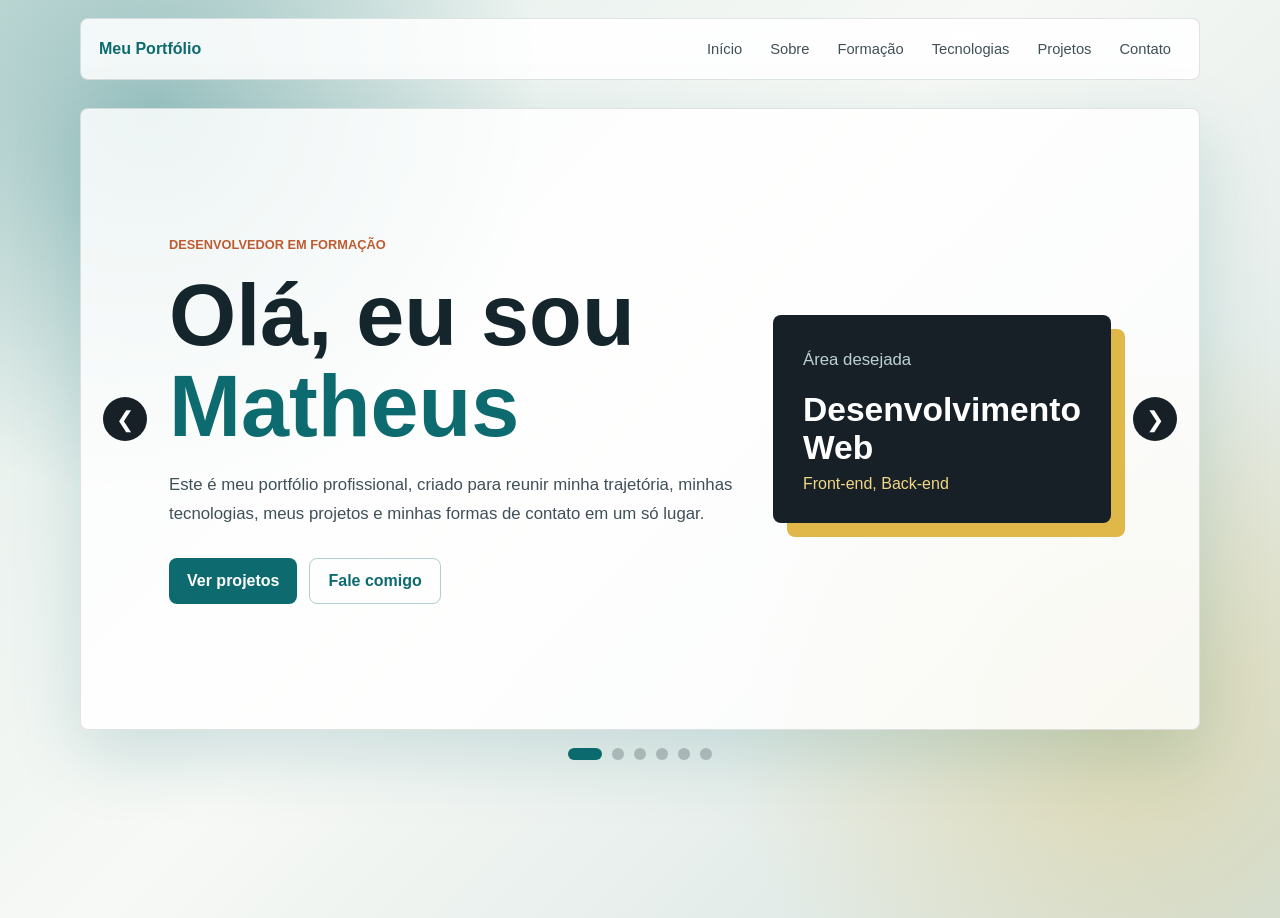
<file: index.html>
<!DOCTYPE html>
<html lang="pt-BR">
<head>
  <meta charset="UTF-8">
  <meta name="viewport" content="width=device-width, initial-scale=1.0">
  <title>Meu Portfólio</title>
  <link rel="stylesheet" href="style.css">
</head>
<body>
  <header class="topo">
    <a class="marca" href="index.html">Meu Portfólio</a>

    <nav class="menu" aria-label="Menu principal">
      <a href="#inicio">Início</a>
      <a href="#sobre">Sobre</a>
      <a href="#formacao">Formação</a>
      <a href="#tecnologias">Tecnologias</a>
      <a href="projetos.html">Projetos</a>
      <a href="#contato">Contato</a>
    </nav>
  </header>

  <main class="pagina">
    <section class="carrossel" aria-label="Apresentação em carrossel">
      <button class="botao-carrossel anterior" type="button" aria-label="Slide anterior">&#10094;</button>

      <div class="trilha">
        <article class="slide ativo" id="inicio">
          <div class="conteudo-slide">
            <p class="etiqueta">Desenvolvedor em formação</p>
            <h1>Olá, eu sou <span>Matheus</span></h1>
            <p>
              Este é meu portfólio profissional, criado para reunir minha trajetória,
              minhas tecnologias, meus projetos e minhas formas de contato em um só lugar.
            </p>

            <div class="acoes">
              <a class="botao principal" href="projetos.html">Ver projetos</a>
              <a class="botao secundario" href="#contato">Fale comigo</a>
            </div>
          </div>

          <div class="cartao-destaque">
            <p>Área desejada</p>
            <strong>Desenvolvimento Web</strong>
            <span>Front-end, Back-end</span>
          </div>
        </article>

        <article class="slide" id="sobre">
          <div class="conteudo-slide">
            <p class="etiqueta">Quem sou eu</p>
            <h2>Uma pessoa curiosa, dedicada e pronta para evoluir.</h2>
            <p>
              Sou apaixonado por tecnologia e venho desenvolvendo projetos para
              colocar minhas ideias em prática, melhorar minhas habilidades e criar
              soluções que façam sentido para pessoas e empresas.
            </p>
          </div>

          <div class="lista-info">
            <div>
              <strong>Perfil</strong>
              <span>Organizado, comunicativo e focado em aprender.</span>
            </div>
            <div>
              <strong>Objetivo</strong>
              <span>Criar soluções web úteis, organizadas e com boa experiência.</span>
            </div>
            <div>
              <strong>Diferencial</strong>
              <span>Vontade de crescer e melhorar a cada projeto.</span>
            </div>
          </div>
        </article>

        <article class="slide" id="formacao">
          <div class="conteudo-slide">
            <p class="etiqueta">Formação acadêmica</p>
            <h2>Cursos concluídos, certificações e formação em andamento.</h2>
            <p>
              Esta área reúne minhas formações concluídas, certificados e cursos em andamento que fazem
              parte da minha trajetória na tecnologia.
            </p>
          </div>

          <div class="lista-info">
            <div>
              <strong>Técnico em Informática para Web</strong>
              <span>IFF - Instituto Federal Fluminense.</span>
            </div>
            <div>
              <strong>Imersão Dev Agentes de IA Google</strong>
              <span>Alura, com certificado.</span>
            </div>
            <div>
              <strong>Programador Front End</strong>
              <span>SENAI, em andamento.</span>
            </div>
          </div>
        </article>

        <article class="slide" id="tecnologias">
          <div class="conteudo-slide">
            <p class="etiqueta">Tecnologias</p>
            <h2>Ferramentas que uso para transformar ideias em páginas.</h2>
            <p>
              Estas são algumas tecnologias que utilizo para desenvolver interfaces,
              organizar projetos e transformar ideias em aplicações web.
            </p>
          </div>

          <div class="grade-tecnologias">
            <span>HTML</span>
            <span>CSS</span>
            <span>JavaScript</span>
            <span>Angular</span>
            <span>TypeScript</span>
            <span>Git</span>
            <span>GitHub</span>
            <span>Responsividade</span>
          </div>
        </article>

        <article class="slide" id="projetos">
          <div class="conteudo-slide">
            <p class="etiqueta">Projetos</p>
            <h2>Projetos que mostram minha evolução na prática.</h2>
            <p>
              Separei uma página dedicada para apresentar melhor cada projeto,
              mostrando o objetivo, as tecnologias usadas e os links principais.
            </p>

            <div class="acoes">
              <a class="botao principal" href="projetos.html">Abrir página de projetos</a>
            </div>
          </div>

          <div class="mini-projetos">
            <div>
              <strong>AgroGestor</strong>
              <span>Aplicação Angular para gestão agrícola SaaS</span>
            </div>
            <div>
              <strong>RotaPlus</strong>
              <span>Aplicação Angular para viagens e hotelaria</span>
            </div>
            <div>
              <strong>Livraria Digital</strong>
              <span>E-commerce de livros com Angular e SSR</span>
            </div>
          </div>
        </article>

        <article class="slide" id="contato">
          <div class="conteudo-slide">
            <p class="etiqueta">Contato</p>
            <h2>Vamos conversar?</h2>
            <p>
              Se quiser conhecer melhor meu trabalho, conversar sobre tecnologia
              ou falar sobre algum projeto, meus contatos estão logo abaixo.
            </p>
          </div>

          <div class="contatos">
            <a href="https://github.com/MecFlinsTon" target="_blank" rel="noreferrer">GitHub</a>
            <a href="mailto:math.mulleer@gmail.com">math.mulleer@gmail.com</a>
            <a href="https://www.linkedin.com/in/matheus-cardoso-70a50042b" target="_blank" rel="noreferrer">LinkedIn</a>
          </div>
        </article>
      </div>

      <button class="botao-carrossel proximo" type="button" aria-label="Próximo slide">&#10095;</button>
    </section>

    <div class="indicadores" aria-label="Indicadores do carrossel">
      <button class="ativo" type="button" aria-label="Ir para o slide 1"></button>
      <button type="button" aria-label="Ir para o slide 2"></button>
      <button type="button" aria-label="Ir para o slide 3"></button>
      <button type="button" aria-label="Ir para o slide 4"></button>
      <button type="button" aria-label="Ir para o slide 5"></button>
      <button type="button" aria-label="Ir para o slide 6"></button>
    </div>
  </main>

  <script src="script.js"></script>
</body>
</html>
</file>
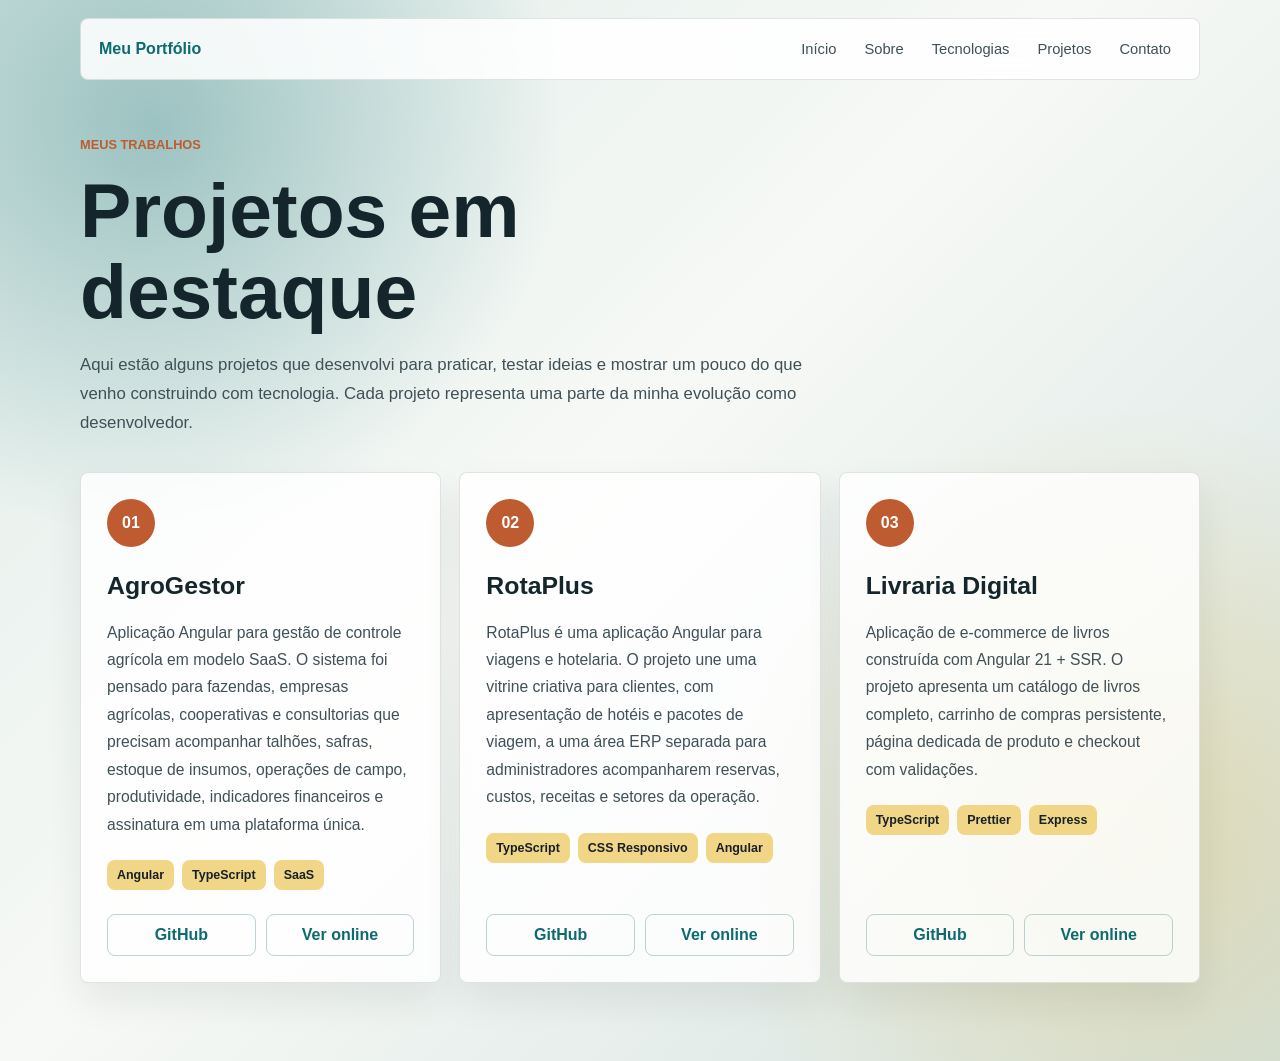
<file: projetos.html>
<!DOCTYPE html>
<html lang="pt-BR">
<head>
  <meta charset="UTF-8">
  <meta name="viewport" content="width=device-width, initial-scale=1.0">
  <title>Projetos | Meu Portfólio</title>
  <link rel="stylesheet" href="style.css">
</head>
<body>
  <header class="topo">
    <a class="marca" href="index.html">Meu Portfólio</a>

    <nav class="menu" aria-label="Menu principal">
      <a href="index.html">Início</a>
      <a href="index.html#sobre">Sobre</a>
      <a href="index.html#tecnologias">Tecnologias</a>
      <a href="projetos.html">Projetos</a>
      <a href="index.html#contato">Contato</a>
    </nav>
  </header>

  <main class="pagina projetos-pagina">
    <section class="cabecalho-projetos">
      <p class="etiqueta">Meus trabalhos</p>
      <h1>Projetos em destaque</h1>
      <p>
        Aqui estão alguns projetos que desenvolvi para praticar, testar ideias
        e mostrar um pouco do que venho construindo com tecnologia. Cada projeto
        representa uma parte da minha evolução como desenvolvedor.
      </p>
    </section>

    <section class="grade-projetos" aria-label="Lista de projetos">
      <article class="cartao-projeto">
        <span class="numero-projeto">01</span>
        <h2>AgroGestor</h2>
        <p>
          Aplicação Angular para gestão de controle agrícola em modelo SaaS.
          O sistema foi pensado para fazendas, empresas agrícolas, cooperativas
          e consultorias que precisam acompanhar talhões, safras, estoque de
          insumos, operações de campo, produtividade, indicadores financeiros
          e assinatura em uma plataforma única.
        </p>
        <div class="tags">
          <span>Angular</span>
          <span>TypeScript</span>
          <span>SaaS</span>
        </div>
        <div class="links-projeto">
          <a href="https://github.com/MecFlinsTon/AgroGestor" target="_blank" rel="noreferrer">GitHub</a>
          <a href="https://agrogeestor.netlify.app/dashboard" target="_blank" rel="noreferrer">Ver online</a>
        </div>
      </article>

      <article class="cartao-projeto">
        <span class="numero-projeto">02</span>
        <h2>RotaPlus</h2>
        <p>
          RotaPlus é uma aplicação Angular para viagens e hotelaria.
          O projeto une uma vitrine criativa para clientes, com apresentação de hotéis
          e pacotes de viagem, a uma área ERP separada para administradores acompanharem
          reservas, custos, receitas e setores da operação.
        </p>
        <div class="tags">
          <span>TypeScript</span>
          <span>CSS Responsivo</span>
          <span>Angular</span>
        </div>
        <div class="links-projeto">
          <a href="https://github.com/MecFlinsTon/RotaPlus" target="_blank" rel="noreferrer">GitHub</a>
          <a href="https://rotapluss.netlify.app" target="_blank" rel="noreferrer">Ver online</a>
        </div>
      </article>

      <article class="cartao-projeto">
        <span class="numero-projeto">03</span>
        <h2>Livraria Digital</h2>
        <p>
          Aplicação de e-commerce de livros construída com Angular 21 + SSR.
          O projeto apresenta um catálogo de livros completo, carrinho de compras
          persistente, página dedicada de produto e checkout com validações.
        </p>
        <div class="tags">
          <span>TypeScript</span>
          <span>Prettier</span>
          <span>Express</span>
        </div>
        <div class="links-projeto">
          <a href="https://github.com/MecFlinsTon/Livraria-Digital" target="_blank" rel="noreferrer">GitHub</a>
          <a href="https://livraria-digital.netlify.app" target="_blank" rel="noreferrer">Ver online</a>
        </div>
      </article>
    </section>
  </main>
</body>
</html>
</file>
<file: style.css>
* {
  box-sizing: border-box;
  margin: 0;
  padding: 0;
}

html {
  scroll-behavior: smooth;
}

body {
  min-height: 100vh;
  font-family: Arial, Helvetica, sans-serif;
  color: #172026;
  background:
    radial-gradient(circle at 12% 12%, rgba(13, 107, 111, 0.34), transparent 28%),
    radial-gradient(circle at 88% 78%, rgba(224, 184, 74, 0.32), transparent 30%),
    linear-gradient(135deg, #dfece8 0%, #f7f9f6 46%, #d4e2df 100%);
}

a {
  color: inherit;
  text-decoration: none;
}

.topo {
  width: min(1120px, calc(100% - 32px));
  margin: 18px auto 0;
  padding: 14px 18px;
  display: flex;
  align-items: center;
  justify-content: space-between;
  gap: 18px;
  border: 1px solid rgba(23, 32, 38, 0.12);
  border-radius: 8px;
  background: rgba(255, 255, 255, 0.86);
  backdrop-filter: blur(12px);
}

.marca {
  font-weight: 800;
  color: #0d6b6f;
}

.menu {
  display: flex;
  flex-wrap: wrap;
  justify-content: flex-end;
  gap: 8px;
}

.menu a {
  padding: 8px 10px;
  border-radius: 6px;
  font-size: 0.92rem;
  color: #405057;
}

.menu a:hover {
  color: #0d6b6f;
  background: rgba(13, 107, 111, 0.08);
}

.pagina {
  width: min(1120px, calc(100% - 32px));
  margin: 28px auto;
}

.carrossel {
  min-height: 620px;
  position: relative;
  display: flex;
  align-items: center;
  overflow: hidden;
  border: 1px solid rgba(23, 32, 38, 0.12);
  border-radius: 8px;
  background: rgba(255, 255, 255, 0.82);
  box-shadow: 0 24px 70px rgba(13, 107, 111, 0.18);
}

.trilha {
  width: 100%;
  height: 100%;
}

.slide {
  min-height: 620px;
  display: none;
  align-items: center;
  justify-content: space-between;
  gap: 40px;
  padding: 72px 88px;
}

.slide.ativo {
  display: flex;
  animation: aparecer 0.45s ease;
}

@keyframes aparecer {
  from {
    opacity: 0;
    transform: translateX(18px);
  }

  to {
    opacity: 1;
    transform: translateX(0);
  }
}

.conteudo-slide {
  max-width: 590px;
}

.etiqueta {
  margin-bottom: 14px;
  color: #be5b31;
  font-size: 0.8rem;
  font-weight: 800;
  letter-spacing: 0;
  text-transform: uppercase;
}

h1,
h2 {
  margin-bottom: 18px;
  color: #14252b;
  line-height: 1.05;
}

h1 {
  font-size: clamp(2.4rem, 8vw, 5.4rem);
}

h2 {
  font-size: clamp(2rem, 5vw, 4rem);
}

h1 span {
  color: #0d6b6f;
}

p {
  color: #405057;
  font-size: 1.05rem;
  line-height: 1.75;
}

.acoes {
  margin-top: 30px;
  display: flex;
  flex-wrap: wrap;
  gap: 12px;
}

.botao {
  min-height: 46px;
  padding: 13px 18px;
  display: inline-flex;
  align-items: center;
  justify-content: center;
  border-radius: 8px;
  font-weight: 700;
}

.botao.principal {
  color: #ffffff;
  background: #0d6b6f;
}

.botao.secundario {
  color: #0d6b6f;
  border: 1px solid rgba(13, 107, 111, 0.32);
}

.cartao-destaque,
.lista-info,
.grade-tecnologias,
.mini-projetos,
.contatos {
  width: min(390px, 100%);
}

.cartao-destaque {
  padding: 30px;
  border-radius: 8px;
  color: #ffffff;
  background: #172026;
  box-shadow: 14px 14px 0 #e0b84a;
}

.cartao-destaque p {
  color: #bcd0d4;
}

.cartao-destaque strong {
  display: block;
  margin: 16px 0 8px;
  font-size: 2.1rem;
}

.cartao-destaque span {
  color: #f1d687;
}

.lista-info,
.mini-projetos,
.contatos {
  display: grid;
  gap: 14px;
}

.lista-info div,
.mini-projetos div,
.contatos a {
  padding: 18px;
  border-radius: 8px;
  background: #ffffff;
  border: 1px solid rgba(23, 32, 38, 0.1);
}

.lista-info strong,
.mini-projetos strong {
  display: block;
  margin-bottom: 6px;
  color: #0d6b6f;
}

.lista-info span,
.mini-projetos span {
  color: #405057;
  line-height: 1.5;
}

.grade-tecnologias {
  display: grid;
  grid-template-columns: repeat(2, minmax(0, 1fr));
  gap: 12px;
}

.grade-tecnologias span,
.tags span {
  padding: 13px 14px;
  border-radius: 8px;
  font-weight: 800;
  text-align: center;
  color: #172026;
  background: #f1d687;
}

.contatos a {
  color: #0d6b6f;
  font-weight: 800;
}

.botao-carrossel {
  width: 44px;
  height: 44px;
  position: absolute;
  z-index: 2;
  top: 50%;
  border: 0;
  border-radius: 50%;
  color: #ffffff;
  font-size: 1.4rem;
  cursor: pointer;
  background: #172026;
  transform: translateY(-50%);
}

.botao-carrossel:hover {
  background: #0d6b6f;
}

.anterior {
  left: 22px;
}

.proximo {
  right: 22px;
}

.indicadores {
  margin-top: 18px;
  display: flex;
  justify-content: center;
  gap: 10px;
}

.indicadores button {
  width: 12px;
  height: 12px;
  border: 0;
  border-radius: 50%;
  cursor: pointer;
  background: rgba(23, 32, 38, 0.24);
}

.indicadores button.ativo {
  width: 34px;
  border-radius: 20px;
  background: #0d6b6f;
}

.projetos-pagina {
  padding-bottom: 50px;
}

.cabecalho-projetos {
  max-width: 760px;
  margin: 54px 0 34px;
}

.cabecalho-projetos h1 {
  font-size: clamp(2.4rem, 7vw, 4.8rem);
}

.grade-projetos {
  display: grid;
  grid-template-columns: repeat(3, minmax(0, 1fr));
  gap: 18px;
}

.cartao-projeto {
  min-height: 430px;
  padding: 26px;
  display: flex;
  flex-direction: column;
  border-radius: 8px;
  border: 1px solid rgba(23, 32, 38, 0.12);
  background: rgba(255, 255, 255, 0.82);
  box-shadow: 0 18px 36px rgba(23, 32, 38, 0.08);
}

.numero-projeto {
  width: 48px;
  height: 48px;
  margin-bottom: 24px;
  display: grid;
  place-items: center;
  border-radius: 50%;
  color: #ffffff;
  font-weight: 800;
  background: #be5b31;
}

.cartao-projeto h2 {
  font-size: 1.55rem;
  line-height: 1.2;
}

.cartao-projeto p {
  font-size: 0.98rem;
}

.tags {
  margin-top: 22px;
  display: flex;
  flex-wrap: wrap;
  gap: 8px;
}

.tags span {
  padding: 8px 10px;
  font-size: 0.78rem;
}

.links-projeto {
  margin-top: auto;
  padding-top: 24px;
  display: flex;
  gap: 10px;
}

.links-projeto a {
  flex: 1;
  padding: 11px 12px;
  border-radius: 8px;
  text-align: center;
  font-weight: 800;
  color: #0d6b6f;
  border: 1px solid rgba(13, 107, 111, 0.28);
}

.links-projeto a:hover {
  color: #ffffff;
  background: #0d6b6f;
}

@media (max-width: 860px) {
  .topo {
    align-items: flex-start;
    flex-direction: column;
  }

  .menu {
    justify-content: flex-start;
  }

  .carrossel,
  .slide {
    min-height: auto;
  }

  .slide {
    padding: 64px 58px;
    flex-direction: column;
    align-items: flex-start;
  }

  .botao-carrossel {
    top: auto;
    bottom: 18px;
    transform: none;
  }

  .grade-projetos {
    grid-template-columns: 1fr;
  }
}

@media (max-width: 540px) {
  .topo,
  .pagina {
    width: min(100% - 20px, 1120px);
  }

  .menu a {
    padding: 7px 8px;
    font-size: 0.85rem;
  }

  .slide {
    padding: 42px 22px 86px;
  }

  .conteudo-slide {
    max-width: 100%;
  }

  p {
    font-size: 1rem;
  }

  .cartao-destaque {
    box-shadow: 8px 8px 0 #e0b84a;
  }

  .grade-tecnologias {
    grid-template-columns: 1fr;
  }

  .anterior {
    left: 22px;
  }

  .proximo {
    right: 22px;
  }

  .links-projeto {
    flex-direction: column;
  }
}
</file>
